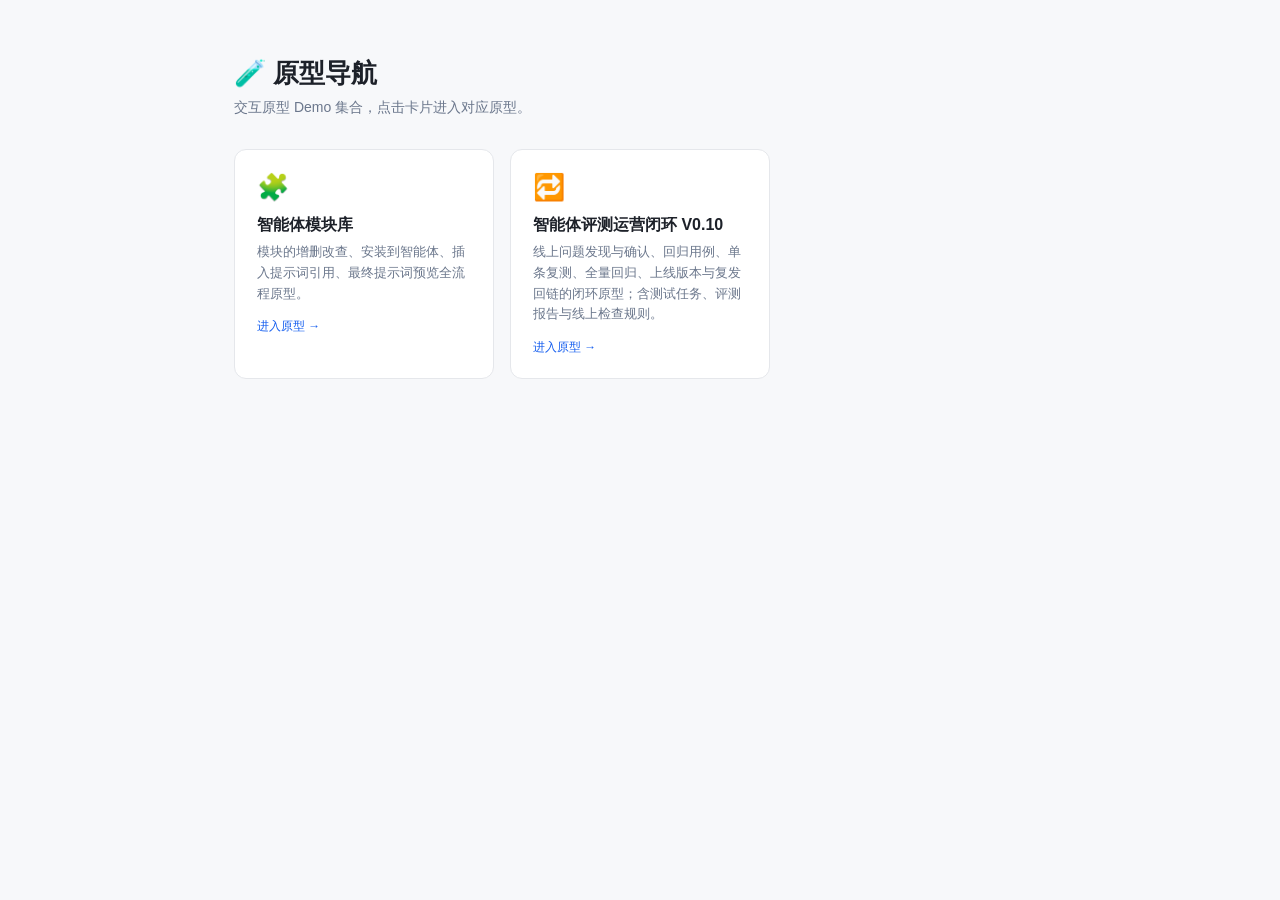
<file: index.html>
<!DOCTYPE html>
<html lang="zh-CN">
<head>
<meta charset="UTF-8">
<meta name="viewport" content="width=device-width, initial-scale=1.0">
<title>原型导航 · Prototypes</title>
<style>
  * { margin:0; padding:0; box-sizing:border-box; }
  body { font-family:-apple-system,'Segoe UI','PingFang SC','Microsoft YaHei',sans-serif; background:#F7F8FA; color:#1D2129; min-height:100vh; }
  .wrap { max-width:860px; margin:0 auto; padding:56px 24px; }
  h1 { font-size:26px; margin-bottom:8px; }
  .sub { color:#6B778C; font-size:14px; margin-bottom:32px; }
  .grid { display:grid; grid-template-columns:repeat(auto-fill,minmax(240px,1fr)); gap:16px; }
  .card { display:block; background:#fff; border:1px solid #E5E7EB; border-radius:12px; padding:22px; text-decoration:none; color:inherit; transition:all .2s; }
  .card:hover { border-color:#155EEF; box-shadow:0 4px 12px rgba(0,0,0,.08); transform:translateY(-2px); }
  .card .icon { font-size:26px; margin-bottom:12px; }
  .card .name { font-size:16px; font-weight:600; margin-bottom:6px; }
  .card .desc { font-size:13px; color:#6B778C; line-height:1.6; }
  .card .go { display:inline-block; margin-top:14px; font-size:12px; color:#155EEF; }
</style>
</head>
<body>
<div class="wrap">
  <h1>🧪 原型导航</h1>
  <p class="sub">交互原型 Demo 集合，点击卡片进入对应原型。</p>
  <div class="grid">
    <a class="card" href="./agent-module-library/">
      <div class="icon">🧩</div>
      <div class="name">智能体模块库</div>
      <div class="desc">模块的增删改查、安装到智能体、插入提示词引用、最终提示词预览全流程原型。</div>
      <span class="go">进入原型 →</span>
    </a>
    <a class="card" href="./agent-eval-loop/">
      <div class="icon">🔁</div>
      <div class="name">智能体评测运营闭环 V0.10</div>
      <div class="desc">线上问题发现与确认、回归用例、单条复测、全量回归、上线版本与复发回链的闭环原型；含测试任务、评测报告与线上检查规则。</div>
      <span class="go">进入原型 →</span>
    </a>
  </div>
</div>
</body>
</html>
</file>
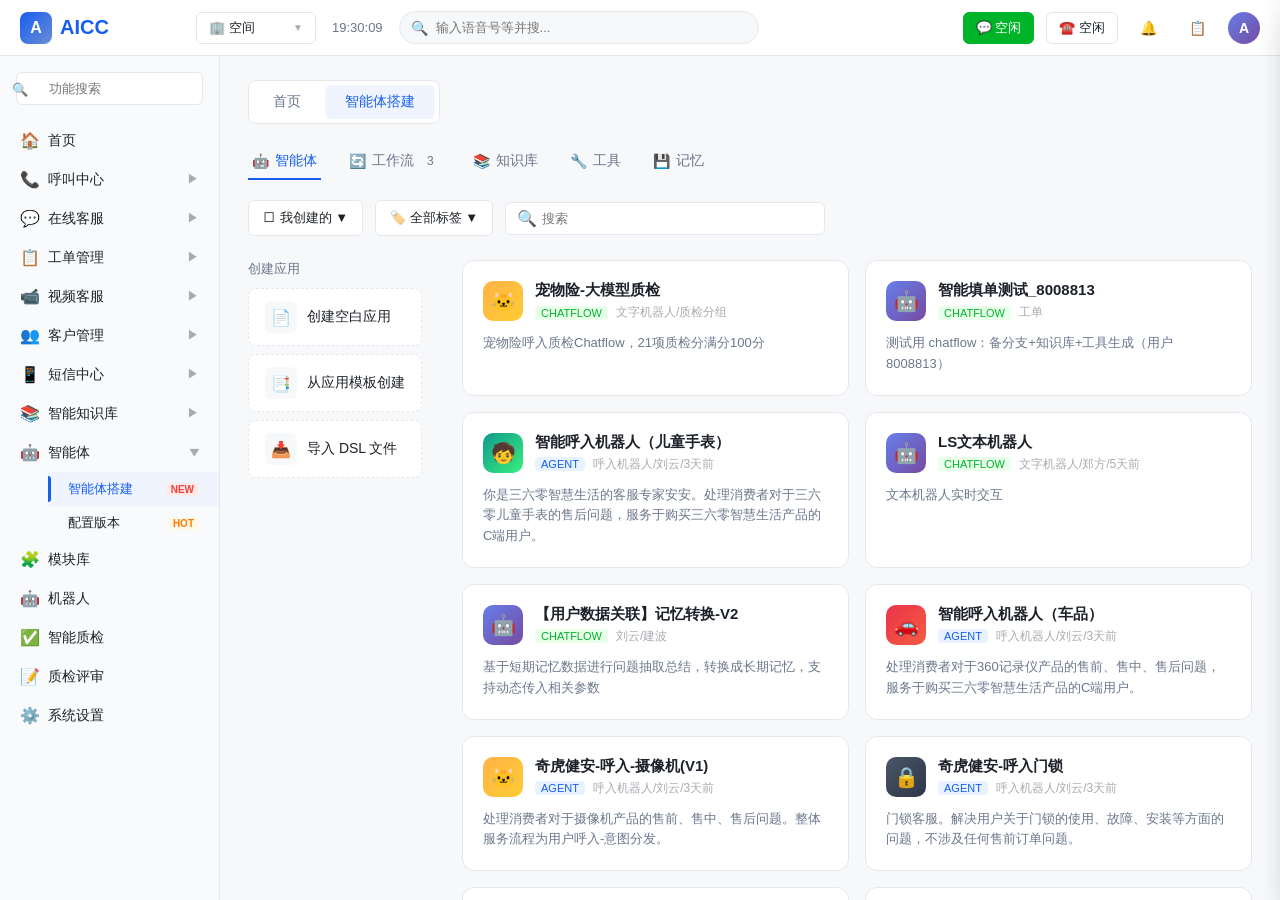
<file: agent-module-library/index.html>
<!DOCTYPE html>
<html lang="zh-CN">
<head>
<meta charset="UTF-8">
<meta name="viewport" content="width=device-width, initial-scale=1.0">
<title>AICC - 智能体平台</title>
<link rel="stylesheet" href="styles.css">
</head>
<body>

<!-- TOP BAR -->
<header class="topbar">
  <div class="topbar-logo"><div class="logo-icon">A</div>AICC</div>
  <div class="topbar-space"><span>🏢 空间</span><span style="margin-left:auto;font-size:10px;color:#A9ABB0">▼</span></div>
  <span class="topbar-time" id="topbarTime">01:38:09</span>
  <div class="topbar-search"><span class="search-icon">🔍</span><input type="text" placeholder="输入语音号等并搜..."></div>
  <div class="topbar-right">
    <button class="topbar-btn primary">💬 空闲</button>
    <button class="topbar-btn">☎️ 空闲</button>
    <button class="topbar-icon-btn">🔔</button>
    <button class="topbar-icon-btn">📋</button>
    <div class="topbar-avatar">A</div>
  </div>
</header>

<!-- SIDEBAR -->
<aside class="sidebar">
  <div class="sidebar-search" style="position:relative"><span class="search-icon" style="left:12px">🔍</span><input type="text" placeholder="功能搜索"></div>
  <ul class="sidebar-nav">
    <li class="sidebar-item" onclick="navigateTo('list')"><span class="icon">🏠</span><span class="label">首页</span></li>
    <li class="sidebar-item"><span class="icon">📞</span><span class="label">呼叫中心</span><span class="arrow">▶</span></li>
    <li class="sidebar-item"><span class="icon">💬</span><span class="label">在线客服</span><span class="arrow">▶</span></li>
    <li class="sidebar-item"><span class="icon">📋</span><span class="label">工单管理</span><span class="arrow">▶</span></li>
    <li class="sidebar-item"><span class="icon">📹</span><span class="label">视频客服</span><span class="arrow">▶</span></li>
    <li class="sidebar-item"><span class="icon">👥</span><span class="label">客户管理</span><span class="arrow">▶</span></li>
    <li class="sidebar-item"><span class="icon">📱</span><span class="label">短信中心</span><span class="arrow">▶</span></li>
    <li class="sidebar-item"><span class="icon">📚</span><span class="label">智能知识库</span><span class="arrow">▶</span></li>
    <li class="sidebar-item expanded" onclick="toggleSubmenu(this)">
      <span class="icon">🤖</span><span class="label">智能体</span><span class="arrow">▶</span>
    </li>
    <ul class="submenu show">
      <li class="sidebar-item active" data-nav="list" onclick="navigateTo('list')"><span class="label">智能体搭建</span><span class="tag new">NEW</span></li>
      <li class="sidebar-item"><span class="label">配置版本</span><span class="tag hot">HOT</span></li>
    </ul>
    <li class="sidebar-item" data-nav="modules" onclick="openModuleLibrary(false)"><span class="icon">🧩</span><span class="label">模块库</span></li>
    <li class="sidebar-item"><span class="icon">🤖</span><span class="label">机器人</span></li>
    <li class="sidebar-item"><span class="icon">✅</span><span class="label">智能质检</span></li>
    <li class="sidebar-item"><span class="icon">📝</span><span class="label">质检评审</span></li>
    <li class="sidebar-item"><span class="icon">⚙️</span><span class="label">系统设置</span></li>
  </ul>
</aside>

<!-- MAIN CONTENT -->
<main class="main-content">

  <!-- PAGE: AGENT LIST -->
  <div class="page active" id="page-list">
    <div class="page-header">
      <div class="page-tabs">
        <button class="page-tab">首页</button>
        <button class="page-tab active">智能体搭建</button>
      </div>
    </div>
    <div class="secondary-nav">
      <div class="secondary-tab active"><span>🤖</span> 智能体</div>
      <div class="secondary-tab"><span>🔄</span> 工作流 <span class="count">3</span></div>
      <div class="secondary-tab"><span>📚</span> 知识库</div>
      <div class="secondary-tab"><span>🔧</span> 工具</div>
      <div class="secondary-tab"><span>💾</span> 记忆</div>
    </div>
    <div class="search-row">
      <button class="dropdown-btn">☐ 我创建的 ▼</button>
      <button class="dropdown-btn">🏷️ 全部标签 ▼</button>
      <div class="search-input-wrap"><span class="search-icon">🔍</span><input type="text" placeholder="搜索"></div>
    </div>
    <div style="display:flex;gap:40px">
      <div class="create-section">
        <div style="font-size:13px;color:var(--text-secondary);margin-bottom:10px">创建应用</div>
        <div class="create-options">
          <div class="create-option" onclick="navigateTo('editor')"><div class="opt-icon">📄</div><span>创建空白应用</span></div>
          <div class="create-option"><div class="opt-icon">📑</div><span>从应用模板创建</span></div>
          <div class="create-option"><div class="opt-icon">📥</div><span>导入 DSL 文件</span></div>
        </div>
      </div>
      <div class="card-grid" id="agentCardGrid" style="flex:1"></div>
    </div>
  </div>

  <!-- PAGE: MODULE LIBRARY -->
  <div class="page" id="page-modules">
    <div class="module-page-header">
      <div>
        <button class="btn-plain" id="moduleBackBtn" style="display:none;margin-bottom:14px" onclick="backToEditor()">← 返回智能体</button>
        <h2 class="module-page-title">智能体模块库</h2>
        <p class="module-page-subtitle">将经过沉淀的提示词及其所需工具，添加到智能体后进行个性化配置。</p>
      </div>
      <button class="btn-primary" onclick="openModuleForm()">＋ 创建模块</button>
    </div>
    <div class="module-toolbar">
      <div class="search-input-wrap" style="max-width:300px">
        <span class="search-icon">🔍</span>
        <input type="text" id="moduleSearchInput" placeholder="搜索模块" oninput="renderModuleLibrary()">
      </div>
      <div class="filter-chips">
        <div class="filter-chip active" data-mtype="all" onclick="setModuleTypeFilter(this)">全部</div>
        <div class="filter-chip" data-mtype="prompt" onclick="setModuleTypeFilter(this)">提示词</div>
        <div class="filter-chip" data-mtype="prompt_tool" onclick="setModuleTypeFilter(this)">提示词＋工具</div>
      </div>
    </div>
    <div class="module-grid" id="moduleGrid"></div>
  </div>

  <!-- PAGE: EDITOR -->
  <div class="page editor-page" id="page-editor">
    <div class="editor-layout">
      <div class="editor-main">
        <div class="editor-header">
          <button class="editor-back" onclick="navigateTo('list')">←</button>
          <div class="editor-title">编排 · 智能呼入机器人（儿童手表）</div>
          <span class="draft-tag">草稿</span>
        </div>
        <div class="editor-body">
          <div class="editor-left">
            <div class="prompt-section">

              <!-- 提示词 -->
              <div class="section-title">提示词 <span class="required">*</span></div>
              <div class="prompt-textarea-wrap">
                <div class="prompt-editor-toolbar">
                  <button class="prompt-action-btn" onclick="toast('AI 生成提示词（原型演示）')">✨ 生成</button>
                  <button class="prompt-action-btn accent" onclick="openInsertModuleModal()">🧩 插入模块</button>
                  <button class="prompt-action-btn" onclick="openFinalPromptPreview()">👁 预览最终提示词</button>
                </div>
                <div class="prompt-editor" id="promptEditor" contenteditable="true" spellcheck="false"></div>
              </div>

              <!-- 已安装模块 -->
              <div class="tool-section" id="installedModulesSection">
                <div class="section-title">已安装模块（<span id="installedCount">0</span>）
                  <button class="section-add-btn" onclick="openModulePickerFromEditor()">＋ 添加模块</button>
                </div>
                <div class="installed-list" id="installedModuleList"></div>
              </div>

              <!-- 变量 -->
              <div class="variable-section">
                <div class="section-title">变量 <button class="section-add-btn">＋ 添加</button></div>
                <div class="var-list">
                  <div class="var-item"><div class="var-key">📌 cdr_customer_number</div><span>cdr_customer_number</span><span class="var-type">随路变量 paragraph</span></div>
                  <div class="var-item"><div class="var-key">📌 content</div><span>content</span><span class="var-type">随路变量 string</span></div>
                  <div class="var-item"><div class="var-key">📌 product</div><span>product</span><span class="var-type">随路变量 string</span></div>
                </div>
              </div>

              <!-- 知识库工具 -->
              <div class="tool-section">
                <div class="section-title">知识库工具 <button class="section-add-btn">＋ 添加</button></div>
                <div style="font-size:13px;color:var(--text-tertiary);padding:8px 0">暂无知识库工具，点击右上角添加</div>
              </div>

              <!-- 工具 -->
              <div class="tool-section">
                <div class="section-title">工具 <span style="font-size:12px;color:var(--text-tertiary);font-weight:400" id="toolCountLabel"></span>
                  <button class="section-add-btn">＋ 添加</button>
                </div>
                <div class="var-list" id="toolList"></div>
              </div>

            </div>
          </div>

          <!-- 右侧：调试与预览 -->
          <div class="editor-right">
            <div class="debug-panel">
              <div class="debug-header">
                <span class="debug-title">调试与预览</span>
                <div class="debug-model-select">
                  <span class="model-tag">🤖 doubao-seed-2.0-lite</span>
                  <button class="topbar-btn primary" style="padding:5px 14px;font-size:12px" onclick="toast('已发布当前草稿（原型演示）')">发布 ▼</button>
                </div>
              </div>
              <div class="debug-body">
                <div class="debug-field"><div class="debug-label">cdr_customer_number <span class="optional">(选填)</span></div><input class="debug-input" type="text" placeholder="cdr_customer_number"></div>
                <div class="debug-field"><div class="debug-label">content <span class="optional">(选填)</span></div><input class="debug-input" type="text" placeholder="content"></div>
                <div class="debug-field"><div class="debug-label">product <span class="optional">(选填)</span></div><input class="debug-input" type="text" placeholder="product"></div>
                <div class="chat-preview">
                  <div class="chat-msg bot"><div class="chat-msg-avatar bot">🤖</div><div class="chat-msg-bubble">您好，我是三六零智慧生活客服安安，请问有什么可以帮您？</div></div>
                  <div class="chat-input-area">
                    <textarea placeholder="和机器人聊天" rows="1"></textarea>
                    <button class="chat-send-btn" onclick="toast('演示环境未接入模型')">➤</button>
                  </div>
                </div>
              </div>
              <div class="debug-footer"><span class="debug-msg">功能已开启 · 管理 →</span></div>
            </div>
          </div>
        </div>
      </div>
    </div>
  </div>

</main>

<!-- DRAWER: 公共模块详情 -->
<div class="drawer-mask" id="moduleDetailMask" onclick="closeDrawer('moduleDetail')"></div>
<div class="drawer" id="moduleDetailDrawer">
  <div class="drawer-header">
    <span class="drawer-title">模块详情</span>
    <button class="drawer-close" onclick="closeDrawer('moduleDetail')">✕</button>
  </div>
  <div class="drawer-body" id="moduleDetailBody"></div>
  <div class="drawer-footer" id="moduleDetailFooter"></div>
</div>

<!-- DRAWER: 编辑当前智能体版本 -->
<div class="drawer-mask" id="moduleEditMask" onclick="closeDrawer('moduleEdit')"></div>
<div class="drawer" id="moduleEditDrawer">
  <div class="drawer-header">
    <span class="drawer-title" id="moduleEditTitle">编辑模块</span>
    <button class="drawer-close" onclick="closeDrawer('moduleEdit')">✕</button>
  </div>
  <div class="drawer-body" id="moduleEditBody"></div>
  <div class="drawer-footer">
    <button class="btn-plain" onclick="closeDrawer('moduleEdit')">取消</button>
    <button class="btn-plain" onclick="viewPublicTemplateFromEdit()">查看公共模板</button>
    <button class="btn-primary" onclick="saveModuleEdit()">保存修改</button>
  </div>
</div>

<!-- DRAWER: 创建 / 编辑公共模块 -->
<div class="drawer-mask" id="moduleFormMask" onclick="closeDrawer('moduleForm')"></div>
<div class="drawer" id="moduleFormDrawer">
  <div class="drawer-header">
    <span class="drawer-title" id="moduleFormTitle">创建模块</span>
    <button class="drawer-close" onclick="closeDrawer('moduleForm')">✕</button>
  </div>
  <div class="drawer-body">
    <div class="form-field"><label>模块名称 *</label><input id="formModuleName" class="debug-input" placeholder="例如：手机号收集与校验"></div>
    <div class="form-field"><label>功能说明 *</label><input id="formModuleDesc" class="debug-input" placeholder="一句话说明模块解决什么问题"></div>
    <div class="form-field"><label>模块类型</label>
      <select id="formModuleType" class="debug-input" onchange="toggleFormTools()">
        <option value="prompt">提示词</option>
        <option value="prompt_tool">提示词＋工具</option>
      </select>
    </div>
    <div class="form-field"><label>维护者</label><input id="formModuleMaintainer" class="debug-input" placeholder="团队或负责人"></div>
    <div class="form-field"><label>提示词正文 *</label><textarea id="formModulePrompt" class="debug-input" style="min-height:200px;resize:vertical" placeholder="公共模板提示词，添加到智能体后可独立修改"></textarea></div>
    <div class="form-field" id="formToolsSection">
      <label>包含工具（安装模块时自动带入智能体）</label>
      <div id="formToolRows" class="var-list"></div>
      <button class="add-btn" onclick="addFormTool()">＋ 添加工具</button>
    </div>
  </div>
  <div class="drawer-footer">
    <button class="btn-plain" onclick="closeDrawer('moduleForm')">取消</button>
    <button class="btn-primary" onclick="saveModuleForm()">保存</button>
  </div>
</div>

<!-- MODAL: 安装确认 -->
<div class="modal-mask" id="installConfirmMask">
  <div class="modal">
    <div class="modal-title" id="installConfirmTitle"></div>
    <div class="modal-body" id="installConfirmBody"></div>
    <div class="modal-footer">
      <button class="btn-plain" onclick="closeModal('installConfirm')">取消</button>
      <button class="btn-primary" onclick="confirmInstall()">确认添加</button>
    </div>
  </div>
</div>

<!-- MODAL: 插入模块 -->
<div class="modal-mask" id="insertModuleMask">
  <div class="modal">
    <div class="modal-title">插入模块</div>
    <div class="modal-body"><div id="insertModuleList" class="insert-module-list"></div></div>
    <div class="modal-footer"><button class="btn-plain" onclick="closeModal('insertModule')">取消</button></div>
  </div>
</div>

<!-- MODAL: 预览最终提示词 -->
<div class="modal-mask" id="finalPromptMask">
  <div class="modal modal-lg">
    <div class="modal-title">预览最终提示词 <span class="modal-subtitle">模块引用已展开为当前智能体版本的实际内容</span></div>
    <div class="modal-body"><div class="final-prompt-view" id="finalPromptView"></div></div>
    <div class="modal-footer"><button class="btn-primary" onclick="closeModal('finalPrompt')">关闭</button></div>
  </div>
</div>

<!-- MODAL: 模块引用操作 -->
<div class="modal-mask" id="refActionMask">
  <div class="modal">
    <div class="modal-title" id="refActionTitle"></div>
    <div class="modal-body" id="refActionBody"></div>
    <div class="modal-footer">
      <button class="btn-plain" onclick="closeModal('refAction')">关闭</button>
      <button class="btn-plain danger" onclick="removeCurrentRef()">移除引用</button>
      <button class="btn-primary" onclick="editCurrentRef()">编辑模块</button>
    </div>
  </div>
</div>

<div class="toast" id="toast"></div>

<script src="data.js"></script>
<script src="app.js"></script>
</body>
</html>
</file>
<file: agent-module-library/styles.css>
/* ========== Reset & Base ========== */
* { margin: 0; padding: 0; box-sizing: border-box; }
:root {
  --primary: #155EEF;
  --primary-light: #EFF4FF;
  --primary-hover: #1273EB;
  --sidebar-bg: #F9FAFB;
  --sidebar-width: 220px;
  --topbar-height: 56px;
  --border-color: #E5E7EB;
  --text-primary: #1D2129;
  --text-secondary: #6B778C;
  --text-tertiary: #A9ABB0;
  --bg-white: #FFFFFF;
  --bg-gray: #F7F8FA;
  --success: #00B42A;
  --warning: #FF7D00;
  --danger: #F53F3F;
  --tag-new: #F53F3F;
  --tag-hot: #FF7D00;
  --radius-sm: 6px;
  --radius-md: 8px;
  --radius-lg: 12px;
  --shadow-md: 0 4px 12px rgba(0,0,0,0.08);
  --shadow-lg: 0 12px 40px rgba(0,0,0,0.16);
}
body {
  font-family: -apple-system, BlinkMacSystemFont, 'Segoe UI', 'PingFang SC', 'Hiragino Sans GB', 'Microsoft YaHei', sans-serif;
  background: var(--bg-gray); color: var(--text-primary);
  overflow: hidden; height: 100vh;
}
button { font-family: inherit; }

/* ========== Top Bar ========== */
.topbar {
  height: var(--topbar-height); background: var(--bg-white);
  border-bottom: 1px solid var(--border-color);
  display: flex; align-items: center; padding: 0 20px;
  position: fixed; top: 0; left: 0; right: 0; z-index: 100; gap: 16px;
}
.topbar-logo { display: flex; align-items: center; gap: 8px; font-size: 20px; font-weight: 700; color: var(--primary); min-width: 160px; }
.topbar-logo .logo-icon {
  width: 32px; height: 32px; background: linear-gradient(135deg, #155EEF, #6B8DD6);
  border-radius: 8px; display: flex; align-items: center; justify-content: center;
  color: white; font-size: 16px; font-weight: 800;
}
.topbar-space {
  display: flex; align-items: center; gap: 6px; padding: 6px 12px;
  border: 1px solid var(--border-color); border-radius: var(--radius-sm);
  cursor: pointer; font-size: 13px; background: white; min-width: 120px;
}
.topbar-time { font-size: 13px; color: var(--text-secondary); font-variant-numeric: tabular-nums; }
.topbar-search { flex: 1; max-width: 360px; position: relative; }
.topbar-search input {
  width: 100%; padding: 8px 12px 8px 36px; border: 1px solid var(--border-color);
  border-radius: 20px; font-size: 13px; outline: none; background: var(--bg-gray);
}
.topbar-search input:focus { border-color: var(--primary); background: white; }
.topbar-search .search-icon { position: absolute; left: 12px; top: 50%; transform: translateY(-50%); color: var(--text-tertiary); font-size: 14px; }
.topbar-right { margin-left: auto; display: flex; align-items: center; gap: 12px; }
.topbar-btn {
  display: flex; align-items: center; gap: 4px; padding: 6px 12px;
  border: 1px solid var(--border-color); border-radius: var(--radius-sm);
  background: white; cursor: pointer; font-size: 13px; color: var(--text-primary);
}
.topbar-btn.primary { background: var(--success); color: white; border-color: var(--success); }
.topbar-icon-btn {
  height: 34px; padding: 0 10px; border-radius: var(--radius-sm);
  border: none; background: transparent; cursor: pointer;
  color: var(--text-secondary); font-size: 14px;
}
.topbar-icon-btn:hover { background: var(--bg-gray); }
.topbar-avatar {
  width: 32px; height: 32px; border-radius: 50%;
  background: linear-gradient(135deg, #667eea, #764ba2); color: white;
  display: flex; align-items: center; justify-content: center;
  font-size: 14px; font-weight: 600; cursor: pointer;
}

/* ========== Sidebar ========== */
.sidebar {
  position: fixed; top: var(--topbar-height); left: 0; bottom: 0;
  width: var(--sidebar-width); background: var(--sidebar-bg);
  border-right: 1px solid var(--border-color); overflow-y: auto; z-index: 90; padding: 8px 0;
}
.sidebar-search { padding: 8px 16px; margin-bottom: 8px; position: relative; }
.sidebar-search input {
  width: 100%; padding: 8px 12px 8px 32px; border: 1px solid var(--border-color);
  border-radius: var(--radius-sm); font-size: 13px; outline: none; background: white;
}
.sidebar-search .search-icon { position: absolute; left: 24px; top: 50%; transform: translateY(-50%); color: var(--text-tertiary); font-size: 13px; }
.sidebar-nav { list-style: none; }
.sidebar-item {
  display: flex; align-items: center; padding: 10px 20px; cursor: pointer;
  font-size: 14px; color: var(--text-primary); position: relative; gap: 10px;
}
.sidebar-item:hover { background: rgba(21,94,239,0.06); color: var(--primary); }
.sidebar-item.active { background: var(--primary-light); color: var(--primary); font-weight: 500; }
.sidebar-item.active::before {
  content: ''; position: absolute; left: 0; top: 4px; bottom: 4px;
  width: 3px; background: var(--primary); border-radius: 0 3px 3px 0;
}
.sidebar-item .icon { width: 18px; text-align: center; font-size: 16px; flex-shrink: 0; }
.sidebar-item .label { flex: 1; }
.sidebar-item .arrow { font-size: 12px; color: var(--text-tertiary); }
.sidebar-item.expanded .arrow { transform: rotate(90deg); }
.sidebar-item .tag { font-size: 10px; padding: 1px 5px; border-radius: 4px; font-weight: 600; margin-left: auto; }
.sidebar-item .tag.new { background: #FFECE8; color: var(--tag-new); }
.sidebar-item .tag.hot { background: #FFF7E8; color: var(--tag-hot); }
.submenu { list-style: none; padding-left: 48px; display: none; }
.submenu.show { display: block; }
.submenu .sidebar-item { padding: 8px 20px; font-size: 13px; }

/* ========== Main Content ========== */
.main-content {
  position: fixed;
  top: var(--topbar-height);
  left: var(--sidebar-width);
  right: 0;
  bottom: 0;
  overflow-y: auto;
  z-index: 1;
}
.page { display: none; padding: 24px 28px; }
.page.active { display: block; }
.page-header { display: flex; align-items: center; justify-content: space-between; margin-bottom: 20px; }
.page-tabs {
  display: flex; gap: 4px; background: white; padding: 4px;
  border-radius: var(--radius-md); border: 1px solid var(--border-color); width: fit-content;
}
.page-tab { padding: 8px 20px; border-radius: 6px; cursor: pointer; font-size: 14px; color: var(--text-secondary); border: none; background: transparent; }
.page-tab.active { background: var(--primary-light); color: var(--primary); font-weight: 500; }
.secondary-nav { display: flex; align-items: center; gap: 24px; margin-bottom: 20px; }
.secondary-tab {
  display: flex; align-items: center; gap: 6px; padding: 8px 4px; cursor: pointer;
  font-size: 14px; color: var(--text-secondary); border-bottom: 2px solid transparent; white-space: nowrap;
}
.secondary-tab.active { color: var(--primary); border-bottom-color: var(--primary); font-weight: 500; }
.secondary-tab .count { background: var(--bg-gray); padding: 1px 7px; border-radius: 10px; font-size: 12px; }
.filter-chips { display: flex; gap: 8px; flex-wrap: wrap; }
.filter-chip {
  padding: 6px 14px; border-radius: 20px; font-size: 13px; cursor: pointer;
  border: 1px solid var(--border-color); background: white; color: var(--text-secondary);
  display: flex; align-items: center; gap: 4px;
}
.filter-chip.active { background: var(--primary); color: white; border-color: var(--primary); }
.filter-chip:hover:not(.active) { border-color: var(--primary); color: var(--primary); }
.search-row { display: flex; align-items: center; gap: 12px; margin-bottom: 24px; }
.dropdown-btn {
  display: flex; align-items: center; gap: 6px; padding: 8px 14px;
  border: 1px solid var(--border-color); border-radius: var(--radius-sm);
  background: white; cursor: pointer; font-size: 13px; color: var(--text-primary);
}
.search-input-wrap { flex: 1; max-width: 320px; position: relative; }
.search-input-wrap input {
  width: 100%; padding: 8px 12px 8px 36px; border: 1px solid var(--border-color);
  border-radius: var(--radius-sm); font-size: 13px; outline: none; background: white;
}
.search-input-wrap input:focus { border-color: var(--primary); }
.search-input-wrap .search-icon { position: absolute; left: 12px; top: 50%; transform: translateY(-50%); color: var(--text-tertiary); }
.create-section { margin-bottom: 24px; }
.create-options { display: flex; flex-direction: column; gap: 8px; }
.create-option {
  display: flex; align-items: center; gap: 10px; padding: 12px 16px;
  border: 1px dashed var(--border-color); border-radius: var(--radius-md);
  cursor: pointer; font-size: 14px; color: var(--text-primary); background: white; max-width: 280px;
}
.create-option:hover { border-color: var(--primary); color: var(--primary); background: var(--primary-light); }
.create-option .opt-icon {
  width: 32px; height: 32px; border-radius: var(--radius-sm);
  background: var(--bg-gray); display: flex; align-items: center; justify-content: center; font-size: 16px;
}

/* Card Grid (agents) */
.card-grid { display: grid; grid-template-columns: repeat(auto-fill, minmax(300px, 1fr)); gap: 16px; }
.agent-card {
  background: white; border: 1px solid var(--border-color);
  border-radius: var(--radius-lg); padding: 20px; cursor: pointer; position: relative;
}
.agent-card:hover { border-color: var(--primary); box-shadow: var(--shadow-md); transform: translateY(-2px); }
.card-header { display: flex; align-items: flex-start; gap: 12px; margin-bottom: 12px; }
.card-avatar {
  width: 40px; height: 40px; border-radius: 10px;
  display: flex; align-items: center; justify-content: center; font-size: 20px; flex-shrink: 0;
}
.card-avatar.cat { background: linear-gradient(135deg, #FFB347, #FFCC33); }
.card-avatar.bot { background: linear-gradient(135deg, #667eea, #764ba2); }
.card-avatar.kid { background: linear-gradient(135deg, #11998e, #38ef7d); }
.card-avatar.car { background: linear-gradient(135deg, #eb3349, #f45c43); }
.card-avatar.lock { background: linear-gradient(135deg, #4A5568, #2D3748); }
.card-info { flex: 1; min-width: 0; }
.card-title { font-size: 15px; font-weight: 600; color: var(--text-primary); margin-bottom: 4px; }
.card-badge { font-size: 11px; padding: 1px 6px; border-radius: 4px; font-weight: 500; }
.card-badge.chatflow { background: #E8FFEA; color: #00B42A; }
.card-badge.agent { background: #E8F3FF; color: #155EEF; }
.card-meta { font-size: 12px; color: var(--text-tertiary); display: flex; align-items: center; gap: 8px; }
.card-desc { font-size: 13px; color: var(--text-secondary); line-height: 1.6; display: -webkit-box; -webkit-line-clamp: 3; -webkit-box-orient: vertical; overflow: hidden; }

/* ========== Buttons ========== */
.btn-primary {
  padding: 8px 18px; background: var(--primary); color: white; border: none;
  border-radius: var(--radius-sm); cursor: pointer; font-size: 13px; font-weight: 500;
}
.btn-primary:hover { background: var(--primary-hover); }
.btn-plain {
  padding: 8px 18px; background: white; color: var(--text-primary);
  border: 1px solid var(--border-color); border-radius: var(--radius-sm); cursor: pointer; font-size: 13px;
}
.btn-plain:hover { border-color: var(--primary); color: var(--primary); }
.btn-plain.danger:hover { border-color: var(--danger); color: var(--danger); }
.btn-link {
  padding: 4px 10px; background: none; border: none; color: var(--primary);
  cursor: pointer; font-size: 12px; border-radius: 4px;
}
.btn-link:hover { background: var(--primary-light); }
.section-add-btn { border: none; background: none; color: var(--primary); cursor: pointer; font-size: 13px; margin-left: auto; font-weight: 400; }

/* ========== Module Library Page ========== */
.module-page-header { display: flex; align-items: flex-start; justify-content: space-between; margin-bottom: 20px; }
.module-page-title { font-size: 22px; font-weight: 600; margin-bottom: 8px; }
.module-page-subtitle { font-size: 13px; color: var(--text-secondary); }
.module-toolbar { display: flex; align-items: center; gap: 16px; margin-bottom: 24px; flex-wrap: wrap; }
.module-grid { display: grid; grid-template-columns: repeat(auto-fill, minmax(320px, 1fr)); gap: 16px; }
.module-card {
  background: white; border: 1px solid var(--border-color); border-radius: var(--radius-lg);
  padding: 20px; display: flex; flex-direction: column; gap: 10px; transition: all 0.2s;
}
.module-card:hover { border-color: var(--primary); box-shadow: var(--shadow-md); }
.module-card-top { display: flex; align-items: center; justify-content: space-between; gap: 10px; }
.module-card-name { font-size: 15px; font-weight: 600; }
.module-type-tag { font-size: 11px; padding: 2px 8px; border-radius: 4px; white-space: nowrap; flex-shrink: 0; }
.module-type-tag.prompt { background: #E8F3FF; color: #155EEF; }
.module-type-tag.prompt_tool { background: #F3E8FF; color: #722ED1; }
.module-card-desc { font-size: 13px; color: var(--text-secondary); line-height: 1.6; min-height: 40px; display: -webkit-box; -webkit-line-clamp: 2; -webkit-box-orient: vertical; overflow: hidden; }
.module-card-tools { font-size: 12px; color: var(--text-secondary); display: flex; align-items: center; gap: 4px; }
.module-version-tag { font-size: 11px; padding: 2px 8px; border-radius: 4px; white-space: nowrap; flex-shrink: 0; background: #F2F3F5; color: var(--text-secondary); font-variant-numeric: tabular-nums; }
.module-card-footer { display: flex; align-items: center; justify-content: space-between; margin-top: auto; padding-top: 8px; border-top: 1px solid var(--bg-gray); }
.module-installed-flag { font-size: 12px; color: var(--success); }
.module-empty { grid-column: 1/-1; text-align: center; color: var(--text-tertiary); padding: 60px 0; font-size: 14px; }

/* ========== Drawer ========== */
.drawer-mask {
  position: fixed; inset: 0; background: rgba(0,0,0,0.25); z-index: 200;
  opacity: 0; pointer-events: none; transition: opacity 0.25s;
}
.drawer-mask.open { opacity: 1; pointer-events: auto; }
.drawer {
  position: fixed; top: 0; right: -560px; bottom: 0; width: 540px;
  background: white; z-index: 201; display: flex; flex-direction: column;
  transition: right 0.25s; box-shadow: var(--shadow-lg);
}
.drawer.open { right: 0; }
.drawer-header {
  display: flex; align-items: center; justify-content: space-between;
  padding: 16px 20px; border-bottom: 1px solid var(--border-color);
}
.drawer-title { font-size: 16px; font-weight: 600; }
.drawer-close { border: none; background: none; font-size: 16px; cursor: pointer; color: var(--text-secondary); }
.drawer-body { flex: 1; overflow-y: auto; padding: 20px; }
.drawer-footer {
  padding: 14px 20px; border-top: 1px solid var(--border-color);
  display: flex; justify-content: flex-end; gap: 10px;
}
.detail-section { margin-bottom: 24px; }
.detail-section-title { font-size: 14px; font-weight: 600; margin-bottom: 10px; }
.detail-kv { display: flex; font-size: 13px; margin-bottom: 8px; }
.detail-kv .k { width: 80px; color: var(--text-tertiary); flex-shrink: 0; }
.detail-kv .v { color: var(--text-primary); }
.readonly-prompt {
  background: var(--bg-gray); border: 1px solid var(--border-color); border-radius: var(--radius-md);
  padding: 14px; font-size: 13px; line-height: 1.8; white-space: pre-wrap; color: var(--text-primary);
}
.detail-notice { font-size: 12px; color: var(--text-secondary); background: #FFF7E8; border-radius: var(--radius-sm); padding: 10px 12px; margin-bottom: 10px; line-height: 1.6; }
.detail-notice.blue { background: var(--primary-light); }
.detail-tool-item { display: flex; gap: 10px; padding: 12px; border: 1px solid var(--border-color); border-radius: var(--radius-md); margin-bottom: 8px; }
.detail-tool-item .t-icon { font-size: 18px; }
.detail-tool-item .t-name { font-size: 13px; font-weight: 500; margin-bottom: 2px; }
.detail-tool-item .t-desc { font-size: 12px; color: var(--text-secondary); }
.change-list { list-style: none; }
.change-list li { font-size: 13px; padding: 6px 0; color: var(--text-primary); display: flex; gap: 8px; }
.change-list li::before { content: '✓'; color: var(--success); font-weight: 600; }

/* ========== Modal ========== */
.modal-mask {
  position: fixed; inset: 0; background: rgba(0,0,0,0.35); z-index: 300;
  display: none; align-items: center; justify-content: center;
}
.modal-mask.open { display: flex; }
.modal {
  width: 460px; max-width: 92vw; background: white; border-radius: var(--radius-lg);
  box-shadow: var(--shadow-lg); overflow: hidden;
}
.modal.modal-lg { width: 720px; }
.modal-title { padding: 18px 20px 0; font-size: 16px; font-weight: 600; }
.modal-subtitle { display: block; font-size: 12px; color: var(--text-tertiary); font-weight: 400; margin-top: 6px; }
.modal-body { padding: 16px 20px; max-height: 60vh; overflow-y: auto; font-size: 13px; line-height: 1.8; }
.modal-footer { padding: 14px 20px; display: flex; justify-content: flex-end; gap: 10px; border-top: 1px solid var(--bg-gray); }
.install-change-list { list-style: none; }
.install-change-list li { padding: 4px 0 4px 18px; position: relative; }
.install-change-list li::before { content: '•'; position: absolute; left: 4px; color: var(--primary); }
.tool-state-new { color: var(--warning); }
.tool-state-reuse { color: var(--success); }

/* Insert module list */
.insert-module-list { display: flex; flex-direction: column; gap: 8px; }
.insert-module-item {
  display: flex; align-items: center; justify-content: space-between;
  padding: 12px 14px; border: 1px solid var(--border-color); border-radius: var(--radius-md);
  cursor: pointer; font-size: 14px;
}
.insert-module-item:hover { border-color: var(--primary); background: var(--primary-light); }

/* Final prompt preview */
.final-prompt-view { font-size: 13px; line-height: 1.9; white-space: pre-wrap; }
.final-module-block { border: 1px dashed #B7C8F5; border-radius: var(--radius-md); padding: 12px 14px; margin: 12px 0; background: #FAFBFF; }
.final-module-source { font-size: 12px; color: var(--primary); margin-bottom: 8px; font-weight: 500; }

/* ========== Editor Page ========== */
.editor-page { display: none; height: 100%; padding: 0; }
.editor-page.active { display: flex; }
.editor-layout { display: flex; height: 100%; width: 100%; }
.editor-main { flex: 1; display: flex; flex-direction: column; min-width: 0; overflow: hidden; }
.editor-header {
  display: flex; align-items: center; padding: 12px 20px;
  background: white; border-bottom: 1px solid var(--border-color); gap: 12px;
}
.editor-back {
  width: 32px; height: 32px; border-radius: 50%; border: none; background: var(--bg-gray);
  cursor: pointer; display: flex; align-items: center; justify-content: center; font-size: 16px;
}
.editor-title { font-size: 15px; font-weight: 600; }
.draft-tag { font-size: 11px; color: var(--warning); background: #FFF7E8; padding: 2px 8px; border-radius: 4px; }
.editor-body { flex: 1; display: flex; overflow: hidden; }
.editor-left { flex: 1; display: flex; flex-direction: column; overflow: hidden; border-right: 1px solid var(--border-color); }
.editor-right { width: 400px; display: flex; flex-direction: column; background: white; overflow: hidden; flex-shrink: 0; }
.prompt-section { flex: 1; overflow-y: auto; padding: 20px; }
.section-title { font-size: 14px; font-weight: 600; margin-bottom: 12px; display: flex; align-items: center; gap: 6px; }
.section-title .required { color: var(--danger); }
.prompt-textarea-wrap { position: relative; margin-bottom: 8px; }
.prompt-editor-toolbar { display: flex; gap: 8px; margin-bottom: 8px; }
.prompt-action-btn {
  padding: 5px 12px; border-radius: 4px; font-size: 12px; cursor: pointer;
  border: 1px solid var(--border-color); background: white; color: var(--text-secondary);
}
.prompt-action-btn:hover { border-color: var(--primary); color: var(--primary); }
.prompt-action-btn.accent { color: var(--primary); border-color: #B7C8F5; background: var(--primary-light); }
.prompt-editor {
  width: 100%; min-height: 220px; padding: 14px 16px;
  border: 1px solid var(--border-color); border-radius: var(--radius-md);
  font-size: 14px; line-height: 1.9; outline: none; background: white;
}
.prompt-editor:focus { border-color: var(--primary); box-shadow: 0 0 0 3px rgba(21,94,239,0.1); }

/* 可视化模块引用块 */
.module-ref {
  display: inline-flex; align-items: center; gap: 4px;
  background: var(--primary-light); color: var(--primary);
  border: 1px solid #B7C8F5; border-radius: 6px;
  padding: 1px 10px; margin: 0 2px; font-size: 13px; font-weight: 500;
  cursor: pointer; user-select: none; white-space: nowrap;
}
.module-ref:hover { background: #DCE7FD; }
.module-ref.modified::after { content: ''; width: 5px; height: 5px; border-radius: 50%; background: var(--warning); margin-left: 2px; }

.variable-section, .tool-section { margin-top: 20px; padding-top: 16px; border-top: 1px solid var(--border-color); }
.var-list { display: flex; flex-direction: column; gap: 8px; }
.var-item {
  display: flex; align-items: center; padding: 10px 14px;
  background: var(--bg-gray); border-radius: var(--radius-sm); font-size: 13px; gap: 12px;
}
.var-key { display: flex; align-items: center; gap: 6px; min-width: 170px; color: var(--primary); font-family: 'Monaco','Menlo',monospace; font-size: 12px; }
.var-type { color: var(--text-tertiary); font-size: 12px; margin-left: auto; }

/* 已安装模块卡片 */
.installed-list { display: flex; flex-direction: column; gap: 10px; }
.installed-card {
  background: white; border: 1px solid var(--border-color); border-radius: var(--radius-md);
  padding: 14px 16px; transition: border-color 0.2s;
}
.installed-card:hover { border-color: #B7C8F5; }
.installed-card.flash { animation: flashCard 1.6s; }
@keyframes flashCard { 0%,60% { border-color: var(--primary); box-shadow: 0 0 0 3px rgba(21,94,239,0.15); } 100% { box-shadow: none; } }
.installed-card-top { display: flex; align-items: center; gap: 10px; margin-bottom: 8px; }
.installed-card-name { font-size: 14px; font-weight: 600; }
.installed-status { font-size: 11px; padding: 2px 8px; border-radius: 4px; }
.installed-status.unmodified { background: #F2F3F5; color: var(--text-secondary); }
.installed-status.modified { background: #FFF7E8; color: var(--warning); }
.installed-card-ops { margin-left: auto; display: flex; gap: 4px; }
.installed-card-meta { font-size: 12px; color: var(--text-secondary); line-height: 1.9; }
.installed-card-meta .meta-key { color: var(--text-tertiary); display: inline-block; min-width: 36px; }
.installed-empty { font-size: 13px; color: var(--text-tertiary); padding: 14px; background: var(--bg-gray); border-radius: var(--radius-md); }

/* 工具来源标记 */
.tool-source { font-size: 12px; color: var(--text-tertiary); }
.tool-remove-btn { border: none; background: none; color: var(--text-tertiary); cursor: pointer; font-size: 12px; margin-left: auto; }
.tool-remove-btn:hover { color: var(--danger); }

/* Debug panel */
.debug-panel { display: flex; flex-direction: column; height: 100%; }
.debug-header {
  display: flex; align-items: center; justify-content: space-between;
  padding: 12px 16px; border-bottom: 1px solid var(--border-color); gap: 8px;
}
.debug-title { font-size: 14px; font-weight: 600; white-space: nowrap; }
.debug-model-select { display: flex; align-items: center; gap: 8px; }
.model-tag { padding: 4px 10px; background: #F0F5FF; color: var(--primary); border-radius: 4px; font-size: 12px; font-weight: 500; white-space: nowrap; }
.debug-body { flex: 1; overflow-y: auto; padding: 16px; }
.debug-field { margin-bottom: 16px; }
.debug-label { font-size: 13px; color: var(--text-secondary); margin-bottom: 6px; display: flex; align-items: center; gap: 4px; }
.debug-label .optional { color: var(--text-tertiary); font-size: 12px; }
.debug-input {
  width: 100%; padding: 10px 12px; border: 1px solid var(--border-color);
  border-radius: var(--radius-sm); font-size: 13px; outline: none; font-family: inherit;
}
.debug-input:focus { border-color: var(--primary); }
.debug-footer { padding: 12px 16px; border-top: 1px solid var(--border-color); }
.debug-msg { font-size: 12px; color: var(--text-tertiary); }
.chat-preview { margin-top: 16px; border-top: 1px solid var(--border-color); padding-top: 16px; }
.chat-msg { display: flex; gap: 10px; margin-bottom: 14px; }
.chat-msg-avatar {
  width: 30px; height: 30px; border-radius: 50%; display: flex; align-items: center;
  justify-content: center; font-size: 14px; flex-shrink: 0;
}
.chat-msg-avatar.bot { background: #E8FFEA; color: var(--success); }
.chat-msg-bubble { max-width: 85%; padding: 10px 14px; border-radius: 12px; font-size: 13px; line-height: 1.6; }
.chat-msg.bot .chat-msg-bubble { background: var(--bg-gray); border-top-left-radius: 4px; }
.chat-input-area { display: flex; gap: 8px; margin-top: 12px; align-items: flex-end; }
.chat-input-area textarea {
  flex: 1; padding: 10px 12px; border: 1px solid var(--border-color); border-radius: 18px;
  font-size: 13px; outline: none; resize: none; min-height: 38px; font-family: inherit;
}
.chat-send-btn {
  width: 38px; height: 38px; border-radius: 50%; background: var(--primary); color: white;
  border: none; cursor: pointer; display: flex; align-items: center; justify-content: center; font-size: 16px; flex-shrink: 0;
}

/* Module form */
.form-field { margin-bottom: 16px; }
.form-field > label { display: block; font-size: 13px; color: var(--text-secondary); margin-bottom: 6px; }
.form-tool-row { display: flex; gap: 8px; align-items: center; }
.form-tool-row input { flex: 1; min-width: 0; }

/* Toast */
.toast {
  position: fixed; top: 72px; left: 50%; transform: translateX(-50%) translateY(-12px);
  background: #1D2129; color: white; font-size: 13px; padding: 10px 20px;
  border-radius: 8px; z-index: 500; opacity: 0; pointer-events: none;
  transition: all 0.25s; max-width: 70vw; line-height: 1.6;
}
.toast.show { opacity: 1; transform: translateX(-50%) translateY(0); }

/* Scrollbar */
::-webkit-scrollbar { width: 6px; height: 6px; }
::-webkit-scrollbar-track { background: transparent; }
::-webkit-scrollbar-thumb { background: #D0D5DD; border-radius: 3px; }
::-webkit-scrollbar-thumb:hover { background: #A9ABB0; }

@media (max-width: 1200px) {
  .editor-right { width: 340px; }
  .card-grid, .module-grid { grid-template-columns: repeat(auto-fill, minmax(260px, 1fr)); }
}
</file>
